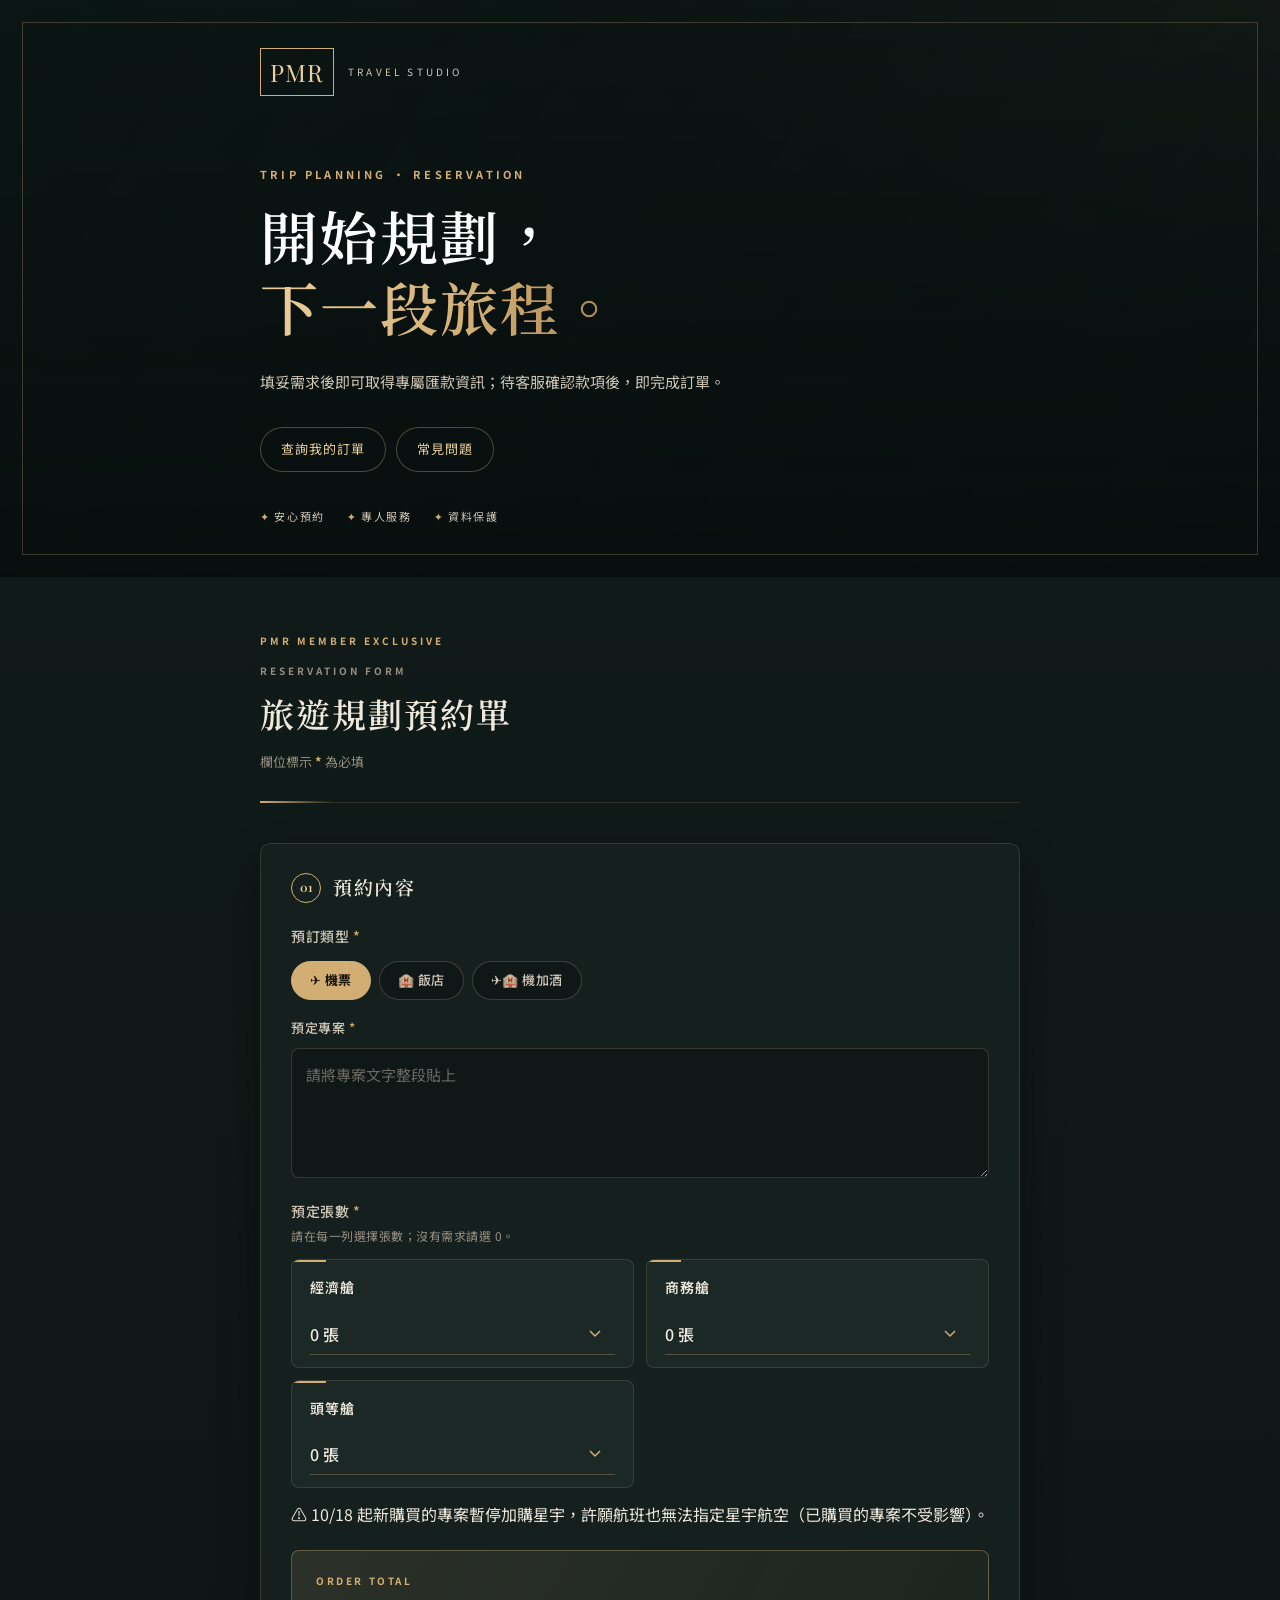
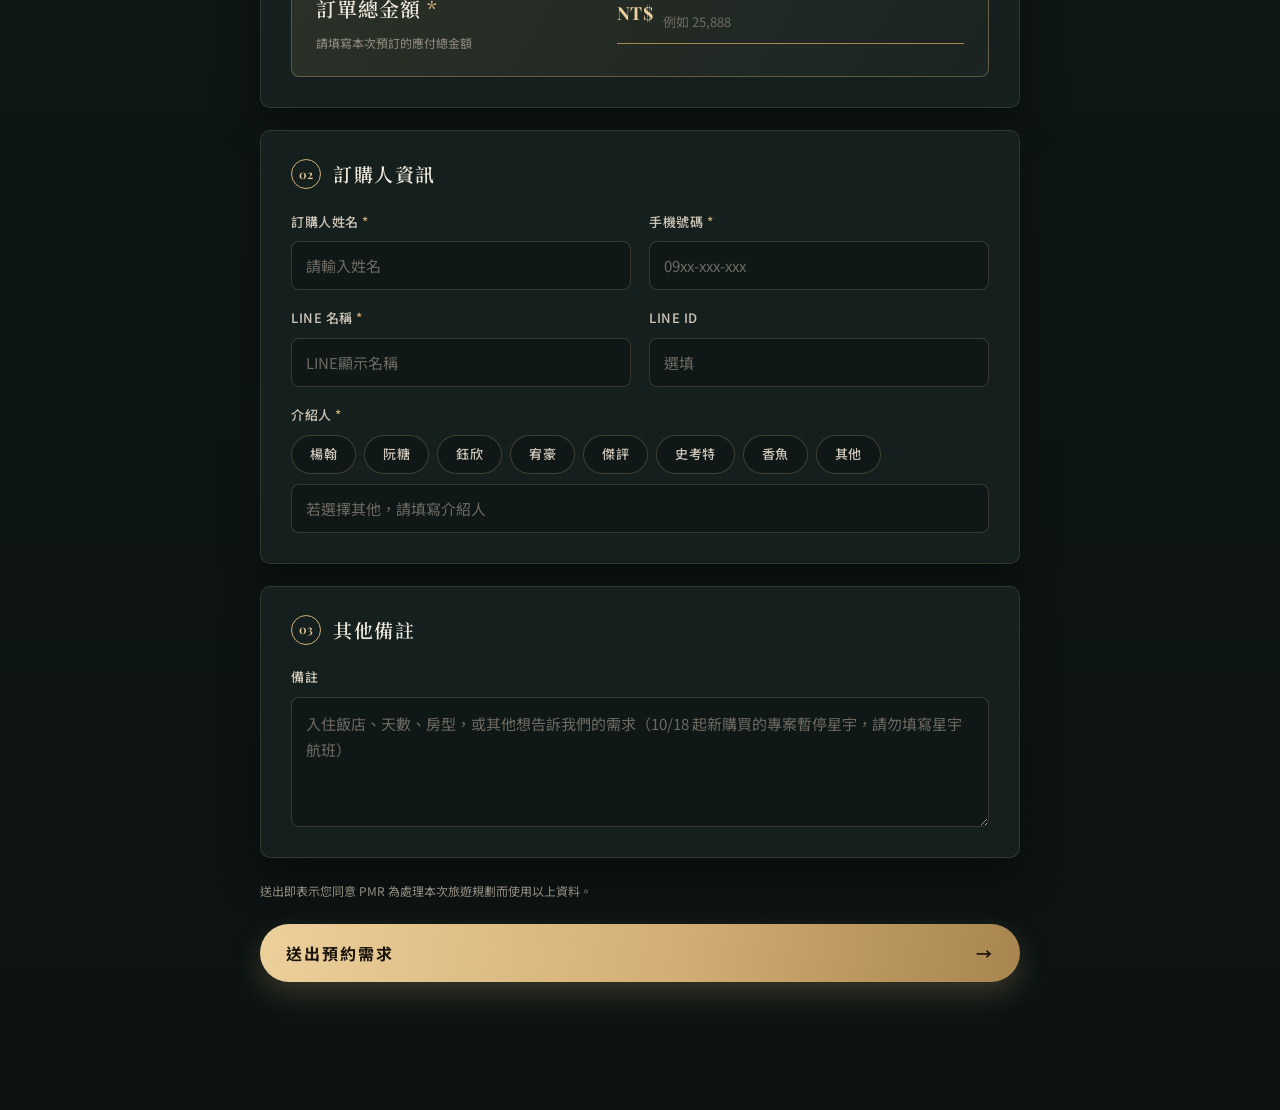
<file: index.html>
<!doctype html>
<html lang="zh-Hant">
<head>
  <meta charset="UTF-8" />
  <meta name="viewport" content="width=device-width, initial-scale=1.0" />
  <meta name="theme-color" content="#0c1312" />
  <title>PMR 旅遊規劃預約</title>
  <link rel="preconnect" href="https://fonts.googleapis.com">
  <link rel="preconnect" href="https://fonts.gstatic.com" crossorigin>
  <link href="https://fonts.googleapis.com/css2?family=Noto+Sans+TC:wght@400;500;600;700&family=Noto+Serif+TC:wght@500;600;700&family=Playfair+Display:wght@600;700&display=swap" rel="stylesheet">
  <link rel="stylesheet" href="./styles.css?v=20261010a" />
</head>
<body>
  <main class="shell">
    <section class="hero">
      <div class="brand"><span class="brand-mark">PMR</span><span>TRAVEL STUDIO</span></div>
      <p class="eyebrow">TRIP PLANNING · RESERVATION</p>
      <h1>開始規劃，<br><em>下一段旅程。</em></h1>
      <p class="intro">填妥需求後即可取得專屬匯款資訊；待客服確認款項後，即完成訂單。</p>
      <div class="hero-links"><a class="hero-link" href="./my-orders.html">查詢我的訂單</a><a class="hero-link" href="./faq.html">常見問題</a></div>
      <div class="hero-foot"><div><span>✦</span> 安心預約</div><div><span>✦</span> 專人服務</div><div><span>✦</span> 資料保護</div></div>
    </section>

    <section class="form-panel">
      <div class="panel-heading"><p>RESERVATION FORM</p><h2>旅遊規劃預約單</h2><span>欄位標示 <b>*</b> 為必填</span></div>
      <form id="bookingForm">
        <fieldset>
          <legend><span>01</span> 預約內容</legend>
          <div class="type-switch"><p class="matrix-title">預訂類型 <i>*</i></p><div class="chips" id="bookingTypes"></div></div>
          <label class="full">預定專案 <i>*</i><textarea name="project" required rows="4" placeholder="請將專案文字整段貼上"></textarea></label>
          <div class="ticket-matrix-wrap">
            <div class="ticket-matrix" id="ticketMatrix"></div>
          </div>
          <div class="amount-card">
            <div class="amount-copy"><p>ORDER TOTAL</p><h3>訂單總金額 <i>*</i></h3><span>請填寫本次預訂的應付總金額</span></div>
            <label class="amount-input"><span>NT$</span><input name="orderAmount" required type="number" min="1" step="1" inputmode="numeric" placeholder="例如 25,888" /></label>
          </div>
          <div class="ai-amount" id="aiAmount" hidden></div>
        </fieldset>

        <fieldset>
          <legend><span>02</span> 訂購人資訊</legend>
          <div class="grid two">
            <label>訂購人姓名 <i>*</i><input name="contactName" required placeholder="請輸入姓名" /></label>
            <label>手機號碼 <i>*</i><input name="phone" required inputmode="tel" pattern="[0-9+ \-]{8,}" placeholder="09xx-xxx-xxx" /></label>
            <label>LINE 名稱 <i>*</i><input name="lineName" required placeholder="LINE顯示名稱" /></label>
            <label>LINE ID<input name="lineId" placeholder="選填" /></label>
          </div>
          <label>介紹人 <i>*</i><div class="chips" id="referrers"></div><input class="other-input" id="otherReferrer" name="otherReferrer" placeholder="若選擇其他，請填寫介紹人" /></label>
        </fieldset>

        <fieldset>
          <legend><span>03</span> 其他備註</legend>
          <label>備註<textarea name="remarks" rows="4" placeholder="入住飯店、天數、房型，或其他想告訴我們的需求（10/18 起新購買的專案暫停星宇，請勿填寫星宇航班）"></textarea></label>
        </fieldset>
        <p class="privacy">送出即表示您同意 PMR 為處理本次旅遊規劃而使用以上資料。</p>
        <button class="submit" type="submit"><span>送出預約需求</span><span>→</span></button>
        <p class="form-status" id="formStatus" aria-live="polite"></p>
      </form>
      <section class="payment-result" id="paymentResult" hidden aria-live="polite"></section>
    </section>

  </main>
  <script src="./pricing.js?v=20261010a"></script>
  <script src="./app.js?v=20261018b"></script>
</body>
</html>
</file>
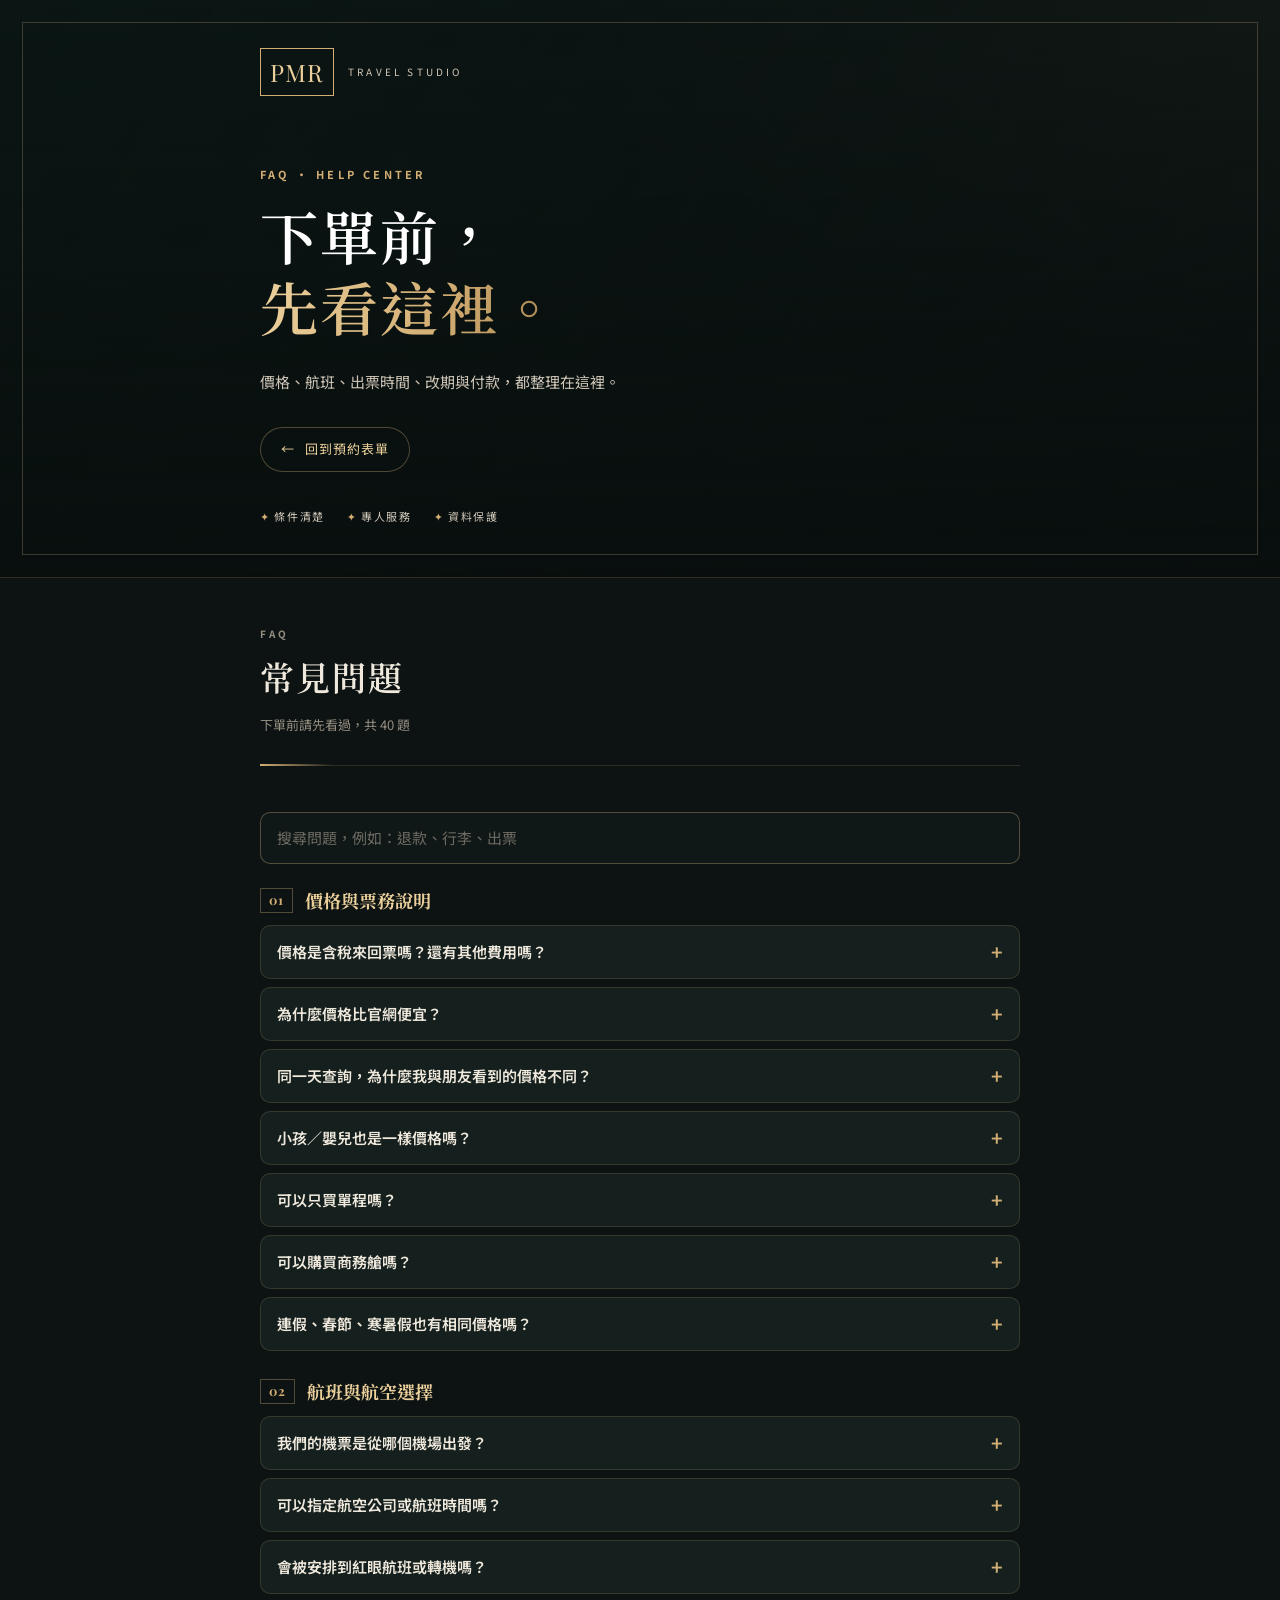
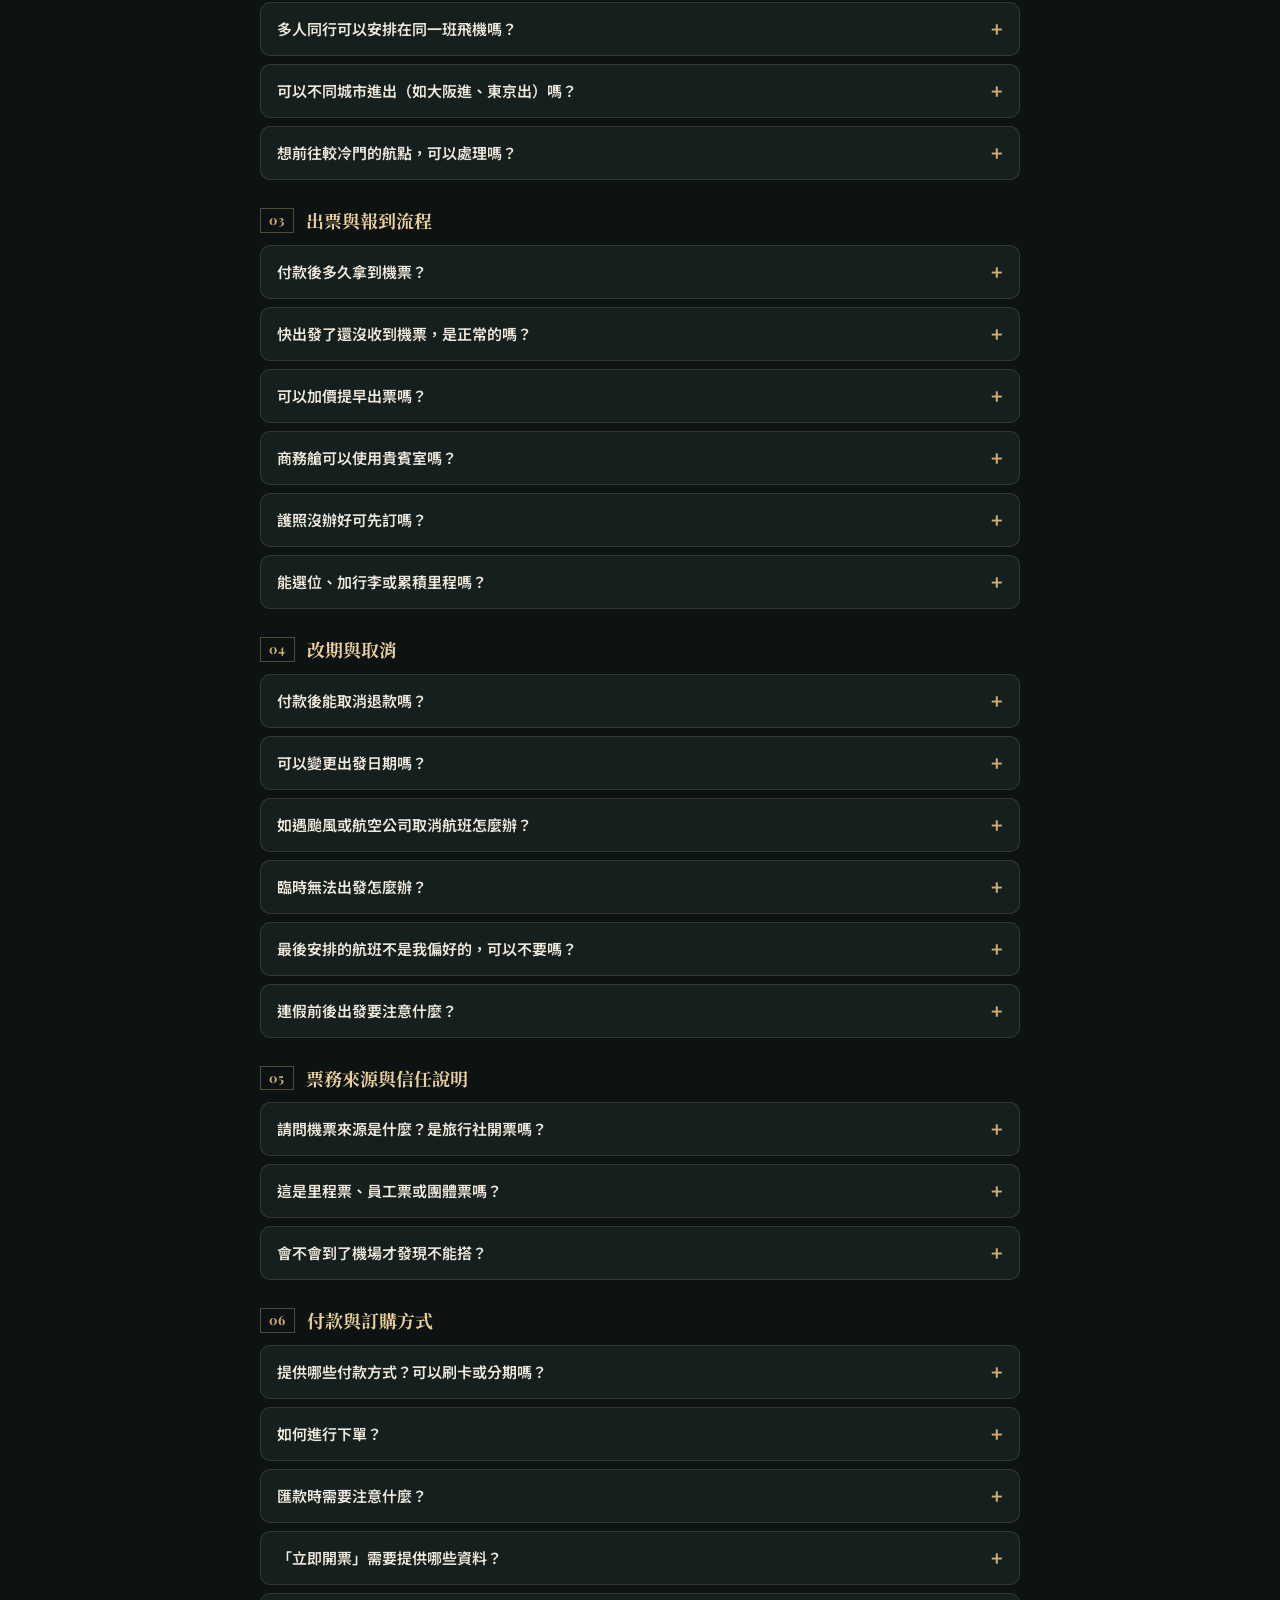
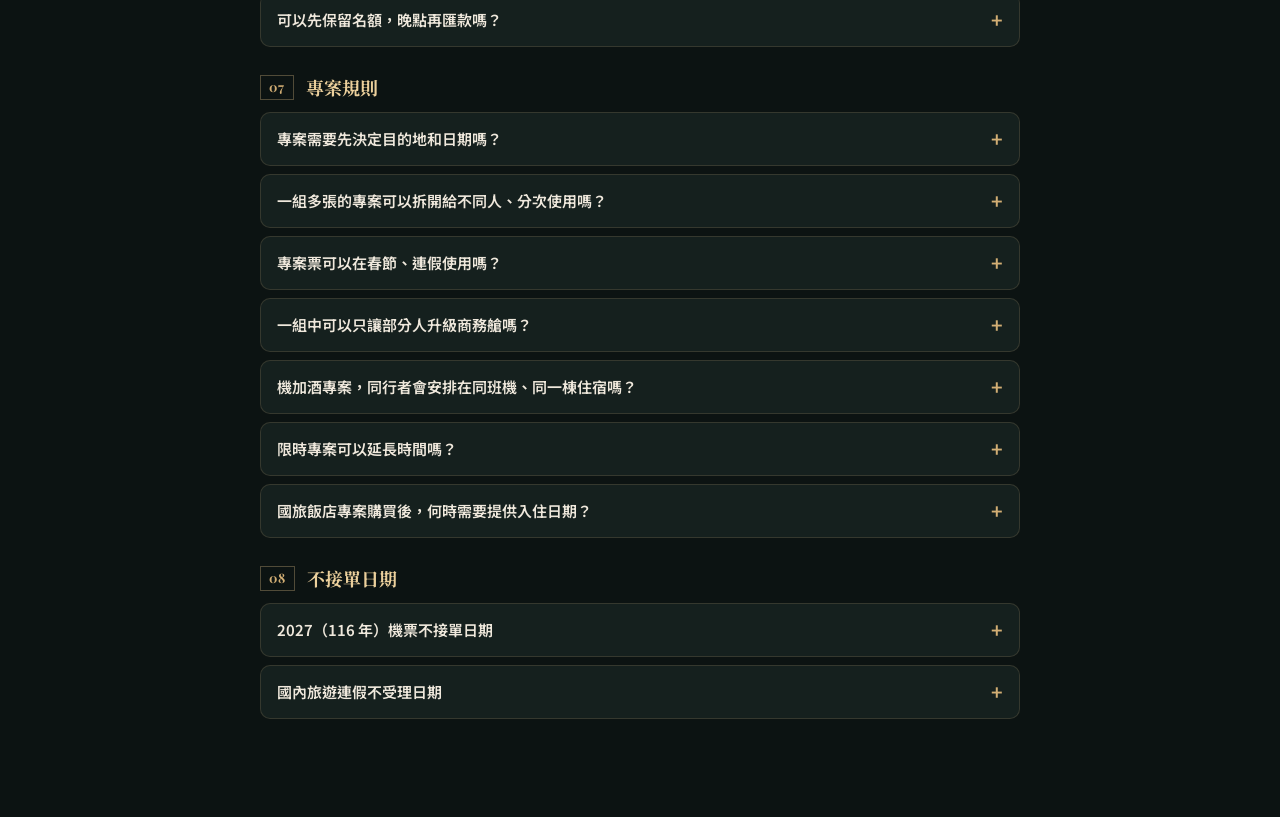
<file: faq.html>
<!doctype html>
<html lang="zh-Hant">
<head>
  <meta charset="UTF-8" />
  <meta name="viewport" content="width=device-width, initial-scale=1.0" />
  <meta name="theme-color" content="#0c1312" />
  <title>常見問題｜PMR 旅遊規劃</title>
  <link rel="preconnect" href="https://fonts.googleapis.com">
  <link rel="preconnect" href="https://fonts.gstatic.com" crossorigin>
  <link href="https://fonts.googleapis.com/css2?family=Noto+Sans+TC:wght@400;500;600;700&family=Noto+Serif+TC:wght@500;600;700&family=Playfair+Display:wght@600;700&display=swap" rel="stylesheet">
  <link rel="stylesheet" href="./styles.css?v=20261006i" />
</head>
<body>
  <main class="shell">
    <section class="hero">
      <div class="brand"><span class="brand-mark">PMR</span><span>TRAVEL STUDIO</span></div>
      <p class="eyebrow">FAQ · HELP CENTER</p>
      <h1>下單前，<br><em>先看這裡。</em></h1>
      <p class="intro">價格、航班、出票時間、改期與付款，都整理在這裡。</p>
      <a class="hero-link" href="./"><span aria-hidden="true">←</span> 回到預約表單</a>
      <div class="hero-foot"><div><span>✦</span> 條件清楚</div><div><span>✦</span> 專人服務</div><div><span>✦</span> 資料保護</div></div>
    </section>

<section class="faq-panel" id="faq">
  <div class="panel-heading"><p>FAQ</p><h2>常見問題</h2><span>下單前請先看過，共 40 題</span></div>
  <div class="faq-search"><input id="faqSearch" type="search" placeholder="搜尋問題，例如：退款、行李、出票" aria-label="搜尋常見問題" /></div>
  <div class="faq-groups" id="faqGroups">
    <div class="faq-group"><h3><span>01</span>價格與票務說明</h3>
      <details class="faq-item"><summary>價格是含稅來回票嗎？還有其他費用嗎？</summary><p>是的，所示價格皆為「含稅來回票」，除商務艙升級加價外，不另加收其他費用。</p></details>
      <details class="faq-item"><summary>為什麼價格比官網便宜？</summary><p>我們透過特約管道取得優惠票價。專案價格僅限當日有效。</p></details>
      <details class="faq-item"><summary>同一天查詢，為什麼我與朋友看到的價格不同？</summary><p>機票價格本身會浮動，與自行購買機票的情況相同。</p></details>
      <details class="faq-item"><summary>小孩／嬰兒也是一樣價格嗎？</summary><p>是的。特惠票通常於出發前兩週出票，若屆時兒童機位售罄將無法補位，建議直接為兒童購買一張票。</p></details>
      <details class="faq-item"><summary>可以只買單程嗎？</summary><p>本專案僅提供來回機票，無法單買單程。</p></details>
      <details class="faq-item"><summary>可以購買商務艙嗎？</summary><p>可以。商務艙須於下單時一併確認、一併購買。若商務艙行程需轉機，國內線航段通常未設商務艙，該段會以經濟艙搭乘，國際線航段則為商務艙。</p></details>
      <details class="faq-item"><summary>連假、春節、寒暑假也有相同價格嗎？</summary><p>旺季日期需先確認機位與是否開放，請先提供出發日期給我們查詢，並參考下方「不接單日期」。</p></details>
    </div>
    <div class="faq-group"><h3><span>02</span>航班與航空選擇</h3>
      <details class="faq-item"><summary>我們的機票是從哪個機場出發？</summary><p>優惠票原則上由桃園機場（TPE）出發與返回。</p></details>
      <details class="faq-item"><summary>可以指定航空公司或航班時間嗎？</summary><p>可以！匯款完成後，請於「立即開票」表單填寫去程、回程各最多 3 個許願航班，我們會盡力安排。⚠️ 10/18 起新購買的專案暫停星宇：無法加價指定星宇，許願航班也不可填寫星宇航空（已購買的專案不受影響）。許願航班為優先安排的參考，實際航班依當時機位而定；原則上會安排在許願的出發日期，建議行程從第二天開始安排。</p></details>
      <details class="faq-item"><summary>會被安排到紅眼航班或轉機嗎？</summary><p>非旅遊旺季會以直飛、非紅眼航班為優先安排；旺季或機位較滿時，可能需要調整。</p></details>
      <details class="faq-item"><summary>多人同行可以安排在同一班飛機嗎？</summary><p>9 人（含）以內的訂單，會盡量安排在同一班飛機；20 人（含）以上可使用團體促銷票，於 15 天內出票。</p></details>
      <details class="faq-item"><summary>可以不同城市進出（如大阪進、東京出）嗎？</summary><p>依專案而定。專案說明有標示「可不同點進出」者才適用，其餘為從台灣出發、同一航點來回。</p></details>
      <details class="faq-item"><summary>想前往較冷門的航點，可以處理嗎？</summary><p>可以，請告訴我們目的地與日期，我們會先為您確認可行性並盡快回覆。</p></details>
    </div>
    <div class="faq-group"><h3><span>03</span>出票與報到流程</h3>
      <details class="faq-item"><summary>付款後多久拿到機票？</summary><p>出發前兩週至前一天 18:00 前開立發送。</p></details>
      <details class="faq-item"><summary>快出發了還沒收到機票，是正常的嗎？</summary><p>正常。電子機票會在出發前兩週至前一天 18:00 前陸續提供；只要已完成匯款與「立即開票」填單，我們會依流程陸續完成開票，請耐心等候。</p></details>
      <details class="faq-item"><summary>可以加價提早出票嗎？</summary><p>目前沒有提早出票的方案，電子機票統一於出發前兩週至前一天 18:00 前提供。</p></details>
      <details class="faq-item"><summary>商務艙可以使用貴賓室嗎？</summary><p>一般可以使用，實際依航空公司與機場的貴賓室規定為準。</p></details>
      <details class="faq-item"><summary>護照沒辦好可先訂嗎？</summary><p>可以！先預訂，辦妥後再補資料。護照即將到期者也可出票，建議儘早換發。</p></details>
      <details class="faq-item"><summary>能選位、加行李或累積里程嗎？</summary><p>行李：預設託運 23kg＋手提 7kg（廉航依其規定），加購可於機場現場辦理。選位：憑電子機票至官網線上報到與選位。里程：能否累積依票種而定，部分票種（如團體票）無法累積，可自行向航空公司確認或線上補登。</p></details>
    </div>
    <div class="faq-group"><h3><span>04</span>改期與取消</h3>
      <details class="faq-item"><summary>付款後能取消退款嗎？</summary><p>下訂後無法取消或退款。</p></details>
      <details class="faq-item"><summary>可以變更出發日期嗎？</summary><p>限下單 3 天內提出，且僅能改為「當月其他日期」。</p></details>
      <details class="faq-item"><summary>如遇颱風或航空公司取消航班怎麼辦？</summary><p>天氣狀況我們普遍建議改期，當月任一時段都可以，沒有限定往前往後幾天。若要如期開票，請留意以下事項：（1）開票後若航班有任何變動，需要自行與航空公司聯繫處理更改事宜，這邊無法協助；若開票航班被取消，我們不再額外退款，需自行與航空公司聯繫更改日期事宜。（2）保險是否可以理賠，需自行與保險公司接洽聯繫。</p></details>
      <details class="faq-item"><summary>臨時無法出發怎麼辦？</summary><p>因個人因素（如生病）無法出發，恕無法退款，這與自行購買機票的規定相同。</p></details>
      <details class="faq-item"><summary>最後安排的航班不是我偏好的，可以不要嗎？</summary><p>航班會以許願的出發日期為原則安排，但無法指定是許願的哪一班，因此恕不接受因航班時段而退票或退款。</p></details>
      <details class="faq-item"><summary>連假前後出發要注意什麼？</summary><p>連假前後極少數情況下可能出現開票狀況，雖然機率很低，仍建議出發日期盡量避開連假前後，行程會更有保障。</p></details>
    </div>
    <div class="faq-group"><h3><span>05</span>票務來源與信任說明</h3>
      <details class="faq-item"><summary>請問機票來源是什麼？是旅行社開票嗎？</summary><p>是的，我們的機票由合法合作的旅行社開立，開票後即為正式電子機票，可依航空公司規定辦理報到與搭乘。</p></details>
      <details class="faq-item"><summary>這是里程票、員工票或團體票嗎？</summary><p>不是。這不是里程票、員工票或團體票，而是透過商業特約管道取得的優惠專案票。</p></details>
      <details class="faq-item"><summary>會不會到了機場才發現不能搭？</summary><p>開票完成後會提供正式的電子機票，建議收到後先至航空公司官網查詢訂位，確認資料無誤。</p></details>
    </div>
    <div class="faq-group"><h3><span>06</span>付款與訂購方式</h3>
      <details class="faq-item"><summary>提供哪些付款方式？可以刷卡或分期嗎？</summary><p>目前僅提供「銀行轉帳」，暫不支援刷卡及分期付款。不提供發票或收據。</p></details>
      <details class="faq-item"><summary>如何進行下單？</summary><p>請在本頁填寫預約單並送出，取得專屬匯款帳號後完成轉帳；我們對帳無誤後，再請您填寫「立即開票」表單，提供旅客資料與許願航班。</p></details>
      <details class="faq-item"><summary>匯款時需要注意什麼？</summary><p>轉帳備註請填寫旅遊名稱，例如「歐洲旅遊」、「泰國旅遊」。轉帳完成後，請提供帳號後五碼或明細截圖，我們會儘速為您確認。</p></details>
      <details class="faq-item"><summary>「立即開票」需要提供哪些資料？</summary><p>旅客中英文姓名、生日、護照號碼與效期、聯絡電話、LINE ID、出發與回程日期、許願航班（10/18 起新購買的專案不可填寫星宇航空）。資料將作為訂位與開票依據，送出前請再次核對。</p></details>
      <details class="faq-item"><summary>可以先保留名額，晚點再匯款嗎？</summary><p>需完成匯款並對帳無誤才算購買成功，無法預先保留。如需延後匯款，請於匯款前再與我們確認是否仍有名額。</p></details>
    </div>
    <div class="faq-group"><h3><span>07</span>專案規則</h3>
      <details class="faq-item"><summary>專案需要先決定目的地和日期嗎？</summary><p>不需要。多數專案可先購買，兌換時再選擇航點與日期，於效期內使用即可。效期與可選航點依各專案說明為準。</p></details>
      <details class="faq-item"><summary>一組多張的專案可以拆開給不同人、分次使用嗎？</summary><p>專案內有標示「可拆開使用」者，每張皆可分開、單人使用。</p></details>
      <details class="faq-item"><summary>專案票可以在春節、連假使用嗎？</summary><p>依專案而定。許多特價專案不適用春節、聖誕、跨年及連假，請以專案說明為準。</p></details>
      <details class="faq-item"><summary>一組中可以只讓部分人升級商務艙嗎？</summary><p>可以，需於下單時一併確認，升級費用依升級人數逐位計算。</p></details>
      <details class="faq-item"><summary>機加酒專案，同行者會安排在同班機、同一棟住宿嗎？</summary><p>我們會盡量為同行者安排相同航班與住宿；但因屬特別優惠專案，實際安排依航空與飯店端而定，可能會有不同。</p></details>
      <details class="faq-item"><summary>限時專案可以延長時間嗎？</summary><p>限時專案僅在公告時間內受理，不另延長。</p></details>
      <details class="faq-item"><summary>國旅飯店專案購買後，何時需要提供入住日期？</summary><p>購買後請於 7 天內告知想入住的日期，我們會立即向飯店查詢並鎖定房間；房型需依飯店當時房況安排，無法指定。若該日已客滿，我們會協助您調整至其他日期。</p></details>
    </div>
    <div class="faq-group"><h3><span>08</span>不接單日期</h3>
      <details class="faq-item"><summary>2027（116 年）機票不接單日期</summary><div class="faq-body"><p>不論票種，訂單額滿時恕不受理。</p><table class="faq-table"><tbody>
<tr><td>2026/12/22 – 2027/01/04</td><td>跨年元旦</td></tr><tr><td>02/03 – 02/14</td><td>春節過年</td></tr><tr><td>02/27 – 03/01</td><td>228 連假</td></tr><tr><td>04/01 – 04/07</td><td>清明連假</td></tr><tr><td>04/28 – 05/03</td><td>勞動節</td></tr><tr><td>06/04 – 06/13</td><td>端午連假</td></tr><tr><td>09/10 – 09/19</td><td>中秋連假</td></tr><tr><td>10/08 – 10/11</td><td>國慶連假</td></tr><tr><td>10/22 – 10/25</td><td>光復連假</td></tr><tr><td>12/23 – 2028/01/02</td><td>跨年元旦</td></tr></tbody></table></div></details>
      <details class="faq-item"><summary>國內旅遊連假不受理日期</summary><div class="faq-body"><p>入住或行程日期與下列期間重疊，恕不受理下單；一般週末仍可洽詢。其他日期需求歡迎私訊，建議提早規劃。</p><table class="faq-table"><tbody>
<tr><td>10/9（五）– 10/11（日）</td><td>國慶日</td></tr><tr><td>10/24（六）– 10/26（一）</td><td>臺灣光復紀念日</td></tr><tr><td>12/25（五）– 12/27（日）</td><td>行憲紀念日</td></tr><tr><td>2026/12/30（三）– 2027/1/2（六）</td><td>跨年</td></tr></tbody></table></div></details>
    </div>
  </div>
  <p class="faq-empty" id="faqEmpty" hidden>找不到相關問題，請直接透過 LINE 詢問我們。</p>
</section>
  </main>
  <script src="./faq.js?v=20261018a"></script>
</body>
</html>
</file>
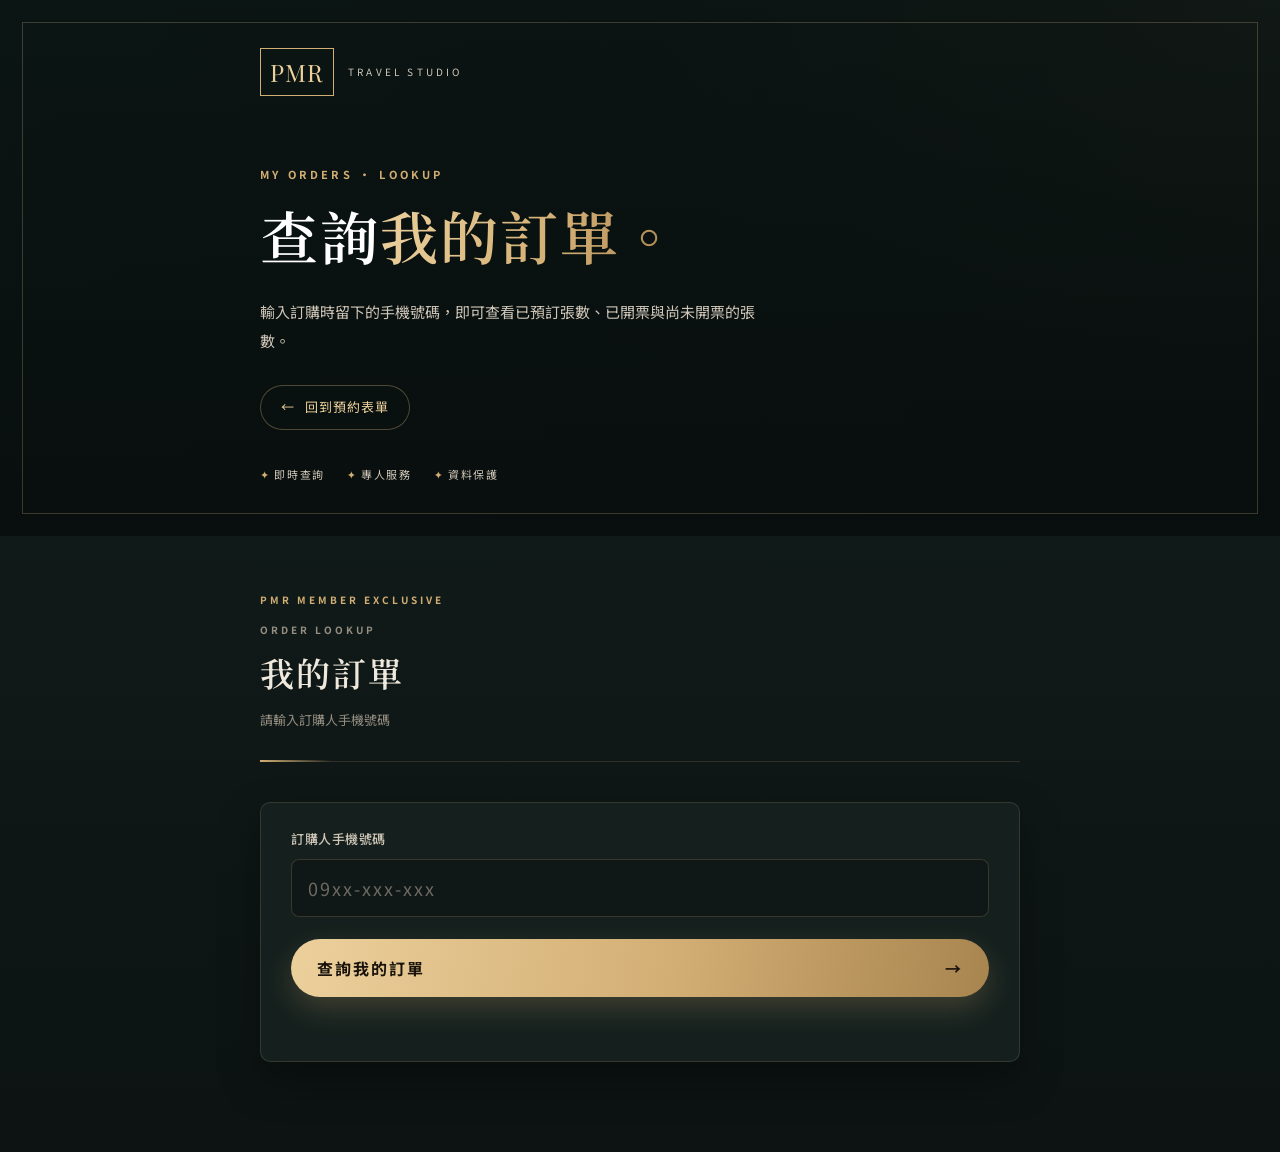
<file: my-orders.html>
<!doctype html>
<html lang="zh-Hant">
<head>
  <meta charset="UTF-8" />
  <meta name="viewport" content="width=device-width, initial-scale=1.0" />
  <meta name="theme-color" content="#0c1312" />
  <title>我的訂單｜PMR 旅遊規劃</title>
  <link rel="preconnect" href="https://fonts.googleapis.com">
  <link rel="preconnect" href="https://fonts.gstatic.com" crossorigin>
  <link href="https://fonts.googleapis.com/css2?family=Noto+Sans+TC:wght@400;500;600;700&family=Noto+Serif+TC:wght@500;600;700&family=Playfair+Display:wght@600;700&display=swap" rel="stylesheet">
  <link rel="stylesheet" href="./styles.css?v=20260926c" />
</head>
<body>
  <main class="shell">
    <section class="hero">
      <div class="brand"><span class="brand-mark">PMR</span><span>TRAVEL STUDIO</span></div>
      <p class="eyebrow">MY ORDERS · LOOKUP</p>
      <h1>查詢<em>我的訂單。</em></h1>
      <p class="intro">輸入訂購時留下的手機號碼，即可查看已預訂張數、已開票與尚未開票的張數。</p>
      <a class="hero-link" href="./"><span aria-hidden="true">←</span> 回到預約表單</a>
      <div class="hero-foot"><div><span>✦</span> 即時查詢</div><div><span>✦</span> 專人服務</div><div><span>✦</span> 資料保護</div></div>
    </section>

    <section class="form-panel">
      <div class="panel-heading"><p>ORDER LOOKUP</p><h2>我的訂單</h2><span>請輸入訂購人手機號碼</span></div>
      <form id="lookupForm" class="lookup-card" novalidate>
        <label>訂購人手機號碼<input name="phone" id="phone" inputmode="tel" autocomplete="tel" maxlength="16" placeholder="09xx-xxx-xxx" /></label>
        <button class="submit" type="submit"><span>查詢我的訂單</span><span>→</span></button>
        <p class="form-status" id="lookupStatus" aria-live="polite"></p>
      </form>
      <section id="result" hidden aria-live="polite"></section>
    </section>
  </main>
  <dialog id="detailDialog" aria-label="詳細資訊">
    <button type="button" class="d-close" aria-label="關閉">×</button>
    <div class="d-body"></div>
  </dialog>
  <script src="./my-orders.js?v=20260926c"></script>
</body>
</html>
</file>
<file: styles.css>
/* PMR Travel Studio — 深色精品風格（預約頁、我的訂單共用） */
:root{
  --bg:#0c1312;
  --bg-2:#101a18;
  --surface:#15201e;
  --surface-2:#1b2826;
  --field:#0f1817;
  --line:rgba(214,182,128,.16);
  --line-strong:rgba(214,182,128,.34);
  --text:#efe8dc;
  --text-soft:#cfc6b8;
  --muted:#958e82;
  --gold:#d2ae74;
  --gold-hi:#ecd09c;
  --gold-deep:#a8844f;
  --ok:#8fc9a8;
  --ok-bg:rgba(143,201,168,.12);
  --warn:#e2b36b;
  --warn-bg:rgba(226,179,107,.13);
  --danger:#e38b7a;
  --serif:'Noto Serif TC','Playfair Display',serif;
  --display:'Playfair Display','Noto Serif TC',serif;
  --sans:'Noto Sans TC',system-ui,sans-serif;
  --radius:10px;
  --shadow:0 18px 40px rgba(0,0,0,.35);
}
*{box-sizing:border-box}
html{background:var(--bg);-webkit-text-size-adjust:100%}
body{margin:0;background:radial-gradient(1200px 600px at 100% 0,rgba(210,174,116,.07),transparent 60%),var(--bg);color:var(--text);font-family:var(--sans);line-height:1.6;-webkit-font-smoothing:antialiased}
::selection{background:rgba(210,174,116,.35);color:#fff}

/* ── 版面 ── */
.shell{display:block;min-height:100vh;--gutter:max(20px,calc((100% - 760px) / 2))}
.hero{position:relative;display:flex;flex-direction:column;min-height:clamp(420px,56vh,560px);padding:48px var(--gutter) 52px;color:#fff;overflow:hidden;
  background:linear-gradient(180deg,rgba(8,14,13,.35) 0%,rgba(8,14,13,.55) 45%,rgba(8,14,13,.94) 100%),linear-gradient(120deg,rgba(12,26,24,.85),rgba(12,26,24,.2)),url('https://images.unsplash.com/photo-1464822759023-fed622ff2c3b?auto=format&fit=crop&w=1400&q=80') center/cover}
.hero:before{content:'';position:absolute;inset:22px;border:1px solid rgba(236,208,156,.22);pointer-events:none}
.hero>*{position:relative}
.brand{display:flex;align-items:center;gap:14px;font-size:10px;letter-spacing:3.2px;color:var(--text-soft)}
.brand-mark{font-family:var(--display);font-size:24px;letter-spacing:1px;border:1px solid var(--gold);padding:4px 9px;color:var(--gold-hi)}
.eyebrow{margin:auto 0 16px;padding-top:70px;color:var(--gold);font-size:11px;font-weight:700;letter-spacing:3.2px}
.hero h1{max-width:640px;margin:0;font-family:var(--serif);font-size:clamp(34px,5.4vw,58px);font-weight:600;line-height:1.22;letter-spacing:2px}
.hero em{font-style:normal;background:linear-gradient(100deg,var(--gold-hi),var(--gold) 60%,var(--gold-deep));-webkit-background-clip:text;background-clip:text;color:transparent}
.intro{max-width:520px;margin:26px 0 0;line-height:1.95;color:var(--text-soft);font-size:15px}
.hero-link{display:inline-flex;align-items:center;gap:10px;align-self:flex-start;margin-top:30px;padding:11px 20px;border:1px solid var(--line-strong);border-radius:999px;color:var(--gold-hi);font-size:13px;letter-spacing:1px;text-decoration:none;background:rgba(12,19,18,.45);backdrop-filter:blur(6px);transition:.25s}
.hero-link:hover{border-color:var(--gold);background:rgba(210,174,116,.12)}
.hero-foot{display:flex;gap:22px;flex-wrap:wrap;margin-top:36px;font-size:11px;letter-spacing:1.6px;color:var(--text-soft)}
.hero-foot span{color:var(--gold)}

.form-panel{position:relative;padding:56px var(--gutter) 90px;background:linear-gradient(180deg,var(--bg-2),var(--bg))}
.form-panel:before{content:'PMR MEMBER EXCLUSIVE';display:block;margin-bottom:14px;color:var(--gold);font-size:10px;font-weight:700;letter-spacing:3px}
.panel-heading{position:relative;border-bottom:1px solid var(--line);padding-bottom:30px;margin-bottom:40px}
.panel-heading:after{content:'';position:absolute;bottom:-1px;left:0;width:72px;height:2px;background:linear-gradient(90deg,var(--gold),transparent)}
.panel-heading p{margin:0 0 8px;color:var(--muted);font-size:10px;font-weight:700;letter-spacing:3px}
.panel-heading h2{margin:0 0 10px;font-family:var(--serif);font-size:34px;font-weight:600;letter-spacing:2px;color:var(--text)}
.panel-heading span{display:block;font-size:13px;color:var(--muted)}
i,.panel-heading b{color:var(--gold);font-style:normal}

/* ── 表單 ── */
fieldset{border:0;margin:0 0 22px;padding:28px clamp(18px,3vw,30px) 30px;background:var(--surface);border:1px solid var(--line);border-radius:var(--radius);box-shadow:var(--shadow)}
legend{float:left;width:100%;display:flex;align-items:center;margin-bottom:22px;padding:0;font-family:var(--serif);font-size:19px;font-weight:600;letter-spacing:1.5px;color:var(--text)}
legend+*{clear:both}
legend span{display:inline-grid;place-items:center;width:30px;height:30px;margin-right:12px;border:1px solid var(--gold);border-radius:50%;color:var(--gold-hi);font-family:var(--display);font-size:12px;letter-spacing:0}
label{display:block;font-size:13px;font-weight:500;color:var(--text-soft);letter-spacing:.5px}
label>input,label>select,label>textarea,label>.chips{display:block;margin-top:9px}
label>.chips{display:flex}
.grid{display:grid;gap:18px}
.grid.two{grid-template-columns:repeat(2,minmax(0,1fr));margin-bottom:18px}
.full{margin-bottom:22px}
input,select,textarea{appearance:none;width:100%;border:1px solid rgba(214,182,128,.2);border-radius:8px;background:var(--field);color:var(--text);padding:13px 14px;font:400 15px var(--sans);outline:none;transition:border-color .2s,box-shadow .2s,background .2s}
input::placeholder,textarea::placeholder{color:#6e6a62}
input:hover,select:hover,textarea:hover{border-color:rgba(214,182,128,.36)}
input:focus,select:focus,textarea:focus{border-color:var(--gold);background:#111c1a;box-shadow:0 0 0 3px rgba(210,174,116,.16)}
select{cursor:pointer;padding-right:36px;background:var(--field) url("data:image/svg+xml,%3Csvg xmlns='http://www.w3.org/2000/svg' width='12' height='8'%3E%3Cpath d='m1 1 5 5 5-5' fill='none' stroke='%23d2ae74' stroke-width='1.5'/%3E%3C/svg%3E") no-repeat right 14px center}
select option{background:#15201e;color:var(--text)}
textarea{resize:vertical;line-height:1.7}

/* 張數卡片 */
.ticket-matrix-wrap{margin-top:4px}
.matrix-title{margin:0 0 14px;font-size:14px;font-weight:500;color:var(--text-soft);letter-spacing:.5px}
.matrix-title small{display:block;margin-top:4px;color:var(--muted);font-size:12px;font-weight:400}
.ticket-selector-grid{display:grid;grid-template-columns:repeat(2,minmax(0,1fr));gap:12px}
.ticket-card{position:relative;display:flex;flex-direction:column;gap:6px;padding:16px 18px 12px;border:1px solid var(--line);border-radius:8px;background:var(--surface-2);overflow:hidden;transition:border-color .2s}
.ticket-card:before{content:'';position:absolute;top:0;left:0;width:34px;height:2px;background:var(--gold)}
.ticket-card:focus-within{border-color:var(--gold)}
.ticket-label{font-size:14px;font-weight:600;color:var(--text);letter-spacing:1px}
.ticket-card select{border:0;border-bottom:1px solid rgba(214,182,128,.3);border-radius:0;background-color:transparent;padding:8px 28px 8px 0;font-weight:500;font-size:16px}
.ticket-card select:focus{box-shadow:none;background-color:transparent}

/* 金額 */
.amount-card{display:flex;align-items:center;justify-content:space-between;gap:28px;margin-top:22px;padding:22px 24px;border:1px solid var(--line-strong);border-radius:8px;background:linear-gradient(120deg,rgba(210,174,116,.12),rgba(210,174,116,.03))}
.amount-copy p{margin:0 0 4px;color:var(--gold);font-size:10px;font-weight:700;letter-spacing:2.6px}
.amount-copy h3{margin:0 0 4px;font-family:var(--serif);font-size:20px;font-weight:600;letter-spacing:1px}
.amount-copy>span{color:var(--muted);font-size:12px}
.amount-input{display:flex;flex-direction:row;align-items:center;gap:10px;min-width:min(100%,250px);border-bottom:1px solid var(--gold-deep);color:var(--gold-hi);font-family:var(--display);font-size:18px;font-weight:700}
.amount-input input{min-width:0;border:0;border-radius:0;background:transparent;padding:10px 0;font-family:var(--display);font-size:24px;font-weight:700;letter-spacing:1px;color:var(--text)}
.amount-input input:focus{box-shadow:none;background:transparent}
.amount-input:focus-within{border-bottom-color:var(--gold-hi);box-shadow:0 2px 0 var(--gold)}
.amount-input input::placeholder{font-family:var(--sans);font-size:13px;font-weight:400;letter-spacing:0}
.amount-input input::-webkit-inner-spin-button,.amount-input input::-webkit-outer-spin-button{appearance:none;margin:0}

/* 介紹人 */
.chips{display:flex;flex-wrap:wrap;gap:8px}
.chips label{position:relative;display:block;cursor:pointer}
.chips input{position:absolute;inset:0;width:1px;height:1px;margin:0;padding:0;border:0;opacity:0;pointer-events:none}
.chips span{display:block;border:1px solid rgba(214,182,128,.24);border-radius:999px;padding:8px 18px;background:var(--field);font-size:13px;font-weight:500;color:var(--text-soft);transition:.2s}
.chips label:hover span{border-color:var(--gold)}
.chips input:checked+span{border-color:var(--gold);background:var(--gold);color:#1a1409;font-weight:700}
.chips input:focus-visible+span{outline:2px solid var(--gold-hi);outline-offset:2px}
.other-input{margin-top:10px}

.privacy{margin:6px 0 0;font-size:12px;color:var(--muted);line-height:1.8}
.submit{display:flex;justify-content:space-between;align-items:center;width:100%;border:0;border-radius:999px;margin-top:22px;padding:17px 26px;background:linear-gradient(100deg,var(--gold-hi),var(--gold) 55%,var(--gold-deep));color:#18120a;font:700 16px var(--sans);letter-spacing:2px;cursor:pointer;box-shadow:0 12px 28px rgba(210,174,116,.22);transition:transform .2s,box-shadow .2s,filter .2s}
.submit:hover{transform:translateY(-1px);box-shadow:0 16px 34px rgba(210,174,116,.3);filter:brightness(1.05)}
.submit:active{transform:translateY(0)}
.submit:disabled{opacity:.55;cursor:wait;transform:none}
.form-status{min-height:24px;margin:14px 0 0;text-align:center;color:var(--gold);font-size:13px}
.form-status.error{color:var(--danger)}

/* 送出後的匯款資訊 */
.payment-result{padding:10px 0 4px;text-align:center}
.payment-result h3{margin:14px 0 8px;font-family:var(--serif);font-size:28px;font-weight:600;letter-spacing:2px}
.payment-result>p{margin:0 auto 28px;color:var(--text-soft);font-size:14px;line-height:1.9}
.payment-icon{display:grid;place-items:center;width:60px;height:60px;margin:auto;border:1px solid var(--gold);border-radius:50%;background:rgba(210,174,116,.1);color:var(--gold-hi);font-size:26px}
.bank-card{text-align:left;border:1px solid var(--line-strong);border-radius:var(--radius);background:var(--surface);padding:26px;margin:0 auto 18px;box-shadow:var(--shadow)}
.bank-card .label{margin:0 0 6px;color:var(--gold);font-size:10px;font-weight:700;letter-spacing:2.6px}
.bank-card h4{margin:0 0 16px;font-family:var(--serif);font-size:19px;font-weight:600;letter-spacing:1px}
.bank-row{display:flex;justify-content:space-between;align-items:center;gap:20px;padding:13px 0;border-top:1px solid var(--line);font-size:13px}
.bank-row span{color:var(--muted)}
.bank-row strong{font-family:var(--display);font-size:18px;letter-spacing:1px;color:var(--gold-hi);text-align:right}
.payment-note{padding:16px 18px;border-left:2px solid var(--gold);border-radius:0 8px 8px 0;background:var(--surface-2);color:var(--text-soft);font-size:13px;line-height:1.9;text-align:left}
.payment-note b{color:var(--gold-hi)}
.payment-result .restart{margin-top:24px;border:0;background:transparent;color:var(--gold);font:600 13px var(--sans);letter-spacing:1px;text-decoration:underline;text-underline-offset:4px;cursor:pointer}

/* ── 我的訂單 ── */
.stats{display:grid;grid-template-columns:repeat(3,minmax(0,1fr));gap:12px;margin:28px 0 12px}
.stat{position:relative;padding:20px 18px;border:1px solid var(--line);border-radius:var(--radius);background:var(--surface);overflow:hidden}
.stat span{display:block;font-size:12px;color:var(--muted);letter-spacing:1px}
.stat strong{display:block;margin-top:8px;font-family:var(--display);font-size:38px;font-weight:700;line-height:1;color:var(--text);font-variant-numeric:tabular-nums}
.stat strong small{font-family:var(--sans);font-size:13px;font-weight:500;color:var(--muted);margin-left:4px}
.stat.accent{border-color:var(--gold);background:linear-gradient(135deg,rgba(210,174,116,.24),rgba(210,174,116,.06))}
.stat.accent span{color:var(--gold-hi)}
.stat.accent strong{color:var(--gold-hi)}
.stat-note{margin:0 0 6px;font-size:13px;color:var(--text-soft);line-height:1.8}
.section-title{display:flex;align-items:baseline;gap:10px;margin:34px 0 14px;font-family:var(--serif);font-size:19px;font-weight:600;letter-spacing:1.5px}
.section-title em{font-family:var(--sans);font-style:normal;font-size:12px;font-weight:500;color:var(--muted);letter-spacing:.5px}
.item{display:grid;grid-template-columns:1fr auto;gap:6px 16px;align-items:center;margin-bottom:10px;padding:18px 20px;border:1px solid var(--line);border-radius:var(--radius);background:var(--surface)}
.item h4{margin:0;font-size:15px;font-weight:600;line-height:1.6;color:var(--text)}
.item p{margin:0;grid-column:1;font-size:12px;color:var(--muted)}
.item .count{grid-row:1/3;grid-column:2;text-align:right;font-family:var(--display);font-size:28px;font-weight:700;line-height:1;color:var(--gold-hi);font-variant-numeric:tabular-nums}
.item .count small{display:block;margin-top:4px;font-family:var(--sans);font-size:11px;font-weight:500;color:var(--muted)}
.item .more{grid-column:1/-1;margin-top:4px;font-size:11px;font-weight:600;color:var(--gold);letter-spacing:1px}
button.item{width:100%;text-align:left;font:inherit;color:inherit;cursor:pointer;transition:border-color .2s,transform .2s,background .2s}
button.item:hover,button.item:focus-visible{border-color:var(--gold);background:var(--surface-2);outline:none}
button.item:active{transform:scale(.995)}
.badge{display:inline-block;margin-left:8px;padding:2px 9px;border-radius:999px;font-size:11px;font-weight:600;vertical-align:2px;letter-spacing:.5px}
.badge.ok{background:var(--ok-bg);color:var(--ok)}
.badge.wait{background:var(--warn-bg);color:var(--warn)}
.empty{padding:24px;border:1px dashed var(--line-strong);border-radius:var(--radius);text-align:center;color:var(--muted);font-size:13px;line-height:1.9}
.lookup-card{padding:26px clamp(18px,3vw,30px);border:1px solid var(--line);border-radius:var(--radius);background:var(--surface);box-shadow:var(--shadow)}
.lookup-card input{font-size:18px;letter-spacing:2px;padding:15px 16px}

/* 詳細資訊視窗 */
dialog#detailDialog{width:min(560px,calc(100vw - 24px));max-height:calc(100vh - 40px);padding:0;border:1px solid var(--line-strong);border-radius:14px;background:var(--bg-2);color:var(--text);box-shadow:0 30px 80px rgba(0,0,0,.6);overflow:hidden}
dialog#detailDialog[open]{animation:pop .22s ease-out}
dialog#detailDialog::backdrop{background:rgba(3,7,6,.72);backdrop-filter:blur(3px)}
@keyframes pop{from{opacity:0;transform:translateY(10px) scale(.98)}to{opacity:1;transform:none}}
.d-body{max-height:calc(100vh - 40px);overflow-y:auto;padding:30px 24px 24px}
.d-close{position:absolute;top:12px;right:12px;z-index:1;width:36px;height:36px;border:1px solid var(--line-strong);border-radius:50%;background:var(--surface);color:var(--gold-hi);font-size:20px;line-height:1;cursor:pointer}
.d-close:hover{border-color:var(--gold)}
.d-eyebrow{margin:0 0 6px;font-size:12px;font-weight:700;letter-spacing:2px;color:var(--gold)}
.d-body h3{margin:0 44px 18px 0;font-family:var(--serif);font-size:22px;font-weight:600;line-height:1.5;letter-spacing:1px}
.d-sec{margin-bottom:10px;padding:6px 16px;border:1px solid var(--line);border-radius:var(--radius);background:var(--surface)}
.d-row{display:flex;justify-content:space-between;gap:14px;padding:9px 0;border-bottom:1px solid var(--line);font-size:13px}
.d-row:last-child{border-bottom:0}
.d-row span{color:var(--muted);white-space:nowrap}
.d-row b{font-weight:600;text-align:right;word-break:break-word;color:var(--text)}
.d-pax{margin:6px 0;padding-top:8px;border-top:1px solid var(--line-strong)}
.d-pax h5{margin:2px 0 0;font-size:13px;letter-spacing:1px;color:var(--gold)}
.d-note{padding:14px 16px}
.d-note span{font-size:13px;color:var(--muted)}
.d-note p{margin:8px 0 0;font-size:13px;line-height:1.9;white-space:pre-wrap;color:var(--text-soft)}
.d-hint{margin:8px 0 0;font-size:11px;color:var(--muted)}

/* ── 響應式 ── */
@media(max-width:560px){
  .hero:before{inset:12px}
  .hero{min-height:380px;padding:34px 22px 38px}
  .eyebrow{padding-top:56px}
  .hero h1{letter-spacing:1px}
  .form-panel{padding:40px 16px 64px}
  .intro{font-size:14px}
  .grid.two,.ticket-selector-grid{grid-template-columns:1fr}
  .panel-heading h2{font-size:28px}
  fieldset{padding:22px 16px 24px}
  .amount-card{flex-direction:column;align-items:stretch;gap:14px;padding:18px}
  .amount-input{width:100%}
  .stats{gap:8px}
  .stat{padding:14px 12px}
  .stat strong{font-size:28px}
  .item{padding:16px}
  .d-body{padding:26px 18px 20px}
}
@media(prefers-reduced-motion:reduce){*{transition:none!important;animation:none!important}}

/* ── 常見問題 ── */
.faq-panel{padding:48px var(--gutter) 72px;border-top:1px solid var(--line)}
.faq-search input{width:100%;margin:6px 0 22px;padding:13px 16px;border:1px solid var(--line-strong);border-radius:var(--radius);background:var(--field);color:var(--text);font:inherit;font-size:15px}
.faq-search input:focus{outline:none;border-color:var(--gold)}
.faq-group{margin-bottom:26px}
.faq-group h3{display:flex;align-items:center;gap:12px;margin:0 0 10px;font-family:var(--serif);font-size:18px;color:var(--gold-hi)}
.faq-group h3 span{font-family:var(--display);font-size:13px;letter-spacing:1px;color:var(--gold);border:1px solid var(--line-strong);padding:1px 8px}
.faq-item{border:1px solid var(--line);border-radius:var(--radius);background:var(--surface);margin-bottom:8px}
.faq-item[open]{border-color:var(--line-strong);background:var(--surface-2)}
.faq-item summary{cursor:pointer;list-style:none;padding:14px 44px 14px 16px;position:relative;font-weight:600;font-size:15px;line-height:1.6}
.faq-item summary::-webkit-details-marker{display:none}
.faq-item summary:after{content:'+';position:absolute;right:16px;top:50%;transform:translateY(-50%);color:var(--gold);font-size:20px}
.faq-item[open] summary:after{content:'–'}
.faq-item>p,.faq-body{margin:0;padding:0 16px 16px;color:var(--text-soft);font-size:14px;line-height:1.9}
.faq-body p{margin:0 0 10px}
.faq-table{width:100%;border-collapse:collapse;font-size:14px}
.faq-table td{padding:8px 4px;border-top:1px solid var(--line)}
.faq-table td:last-child{text-align:right;color:var(--gold-hi)}
.faq-empty{color:var(--muted);text-align:center;padding:24px 0}
.hero-links{display:flex;flex-wrap:wrap;gap:10px;align-self:flex-start;margin-top:30px}
.hero-links .hero-link{margin-top:0}
.type-switch{margin-bottom:18px}

.ai-amount{margin-top:14px;padding:16px 18px;border-radius:14px;border:1px solid rgba(201,169,110,.45);background:rgba(201,169,110,.08);font-size:14px;line-height:1.7}
.ai-amount .ai-title{font-weight:700;margin:0 0 4px}
.ai-amount .ai-calc{margin:0 0 6px}
.ai-amount .ai-miss{margin:0 0 6px;color:#b45309}
.ai-amount .ai-warn{margin:0;font-size:13px;opacity:.85}
</file>
